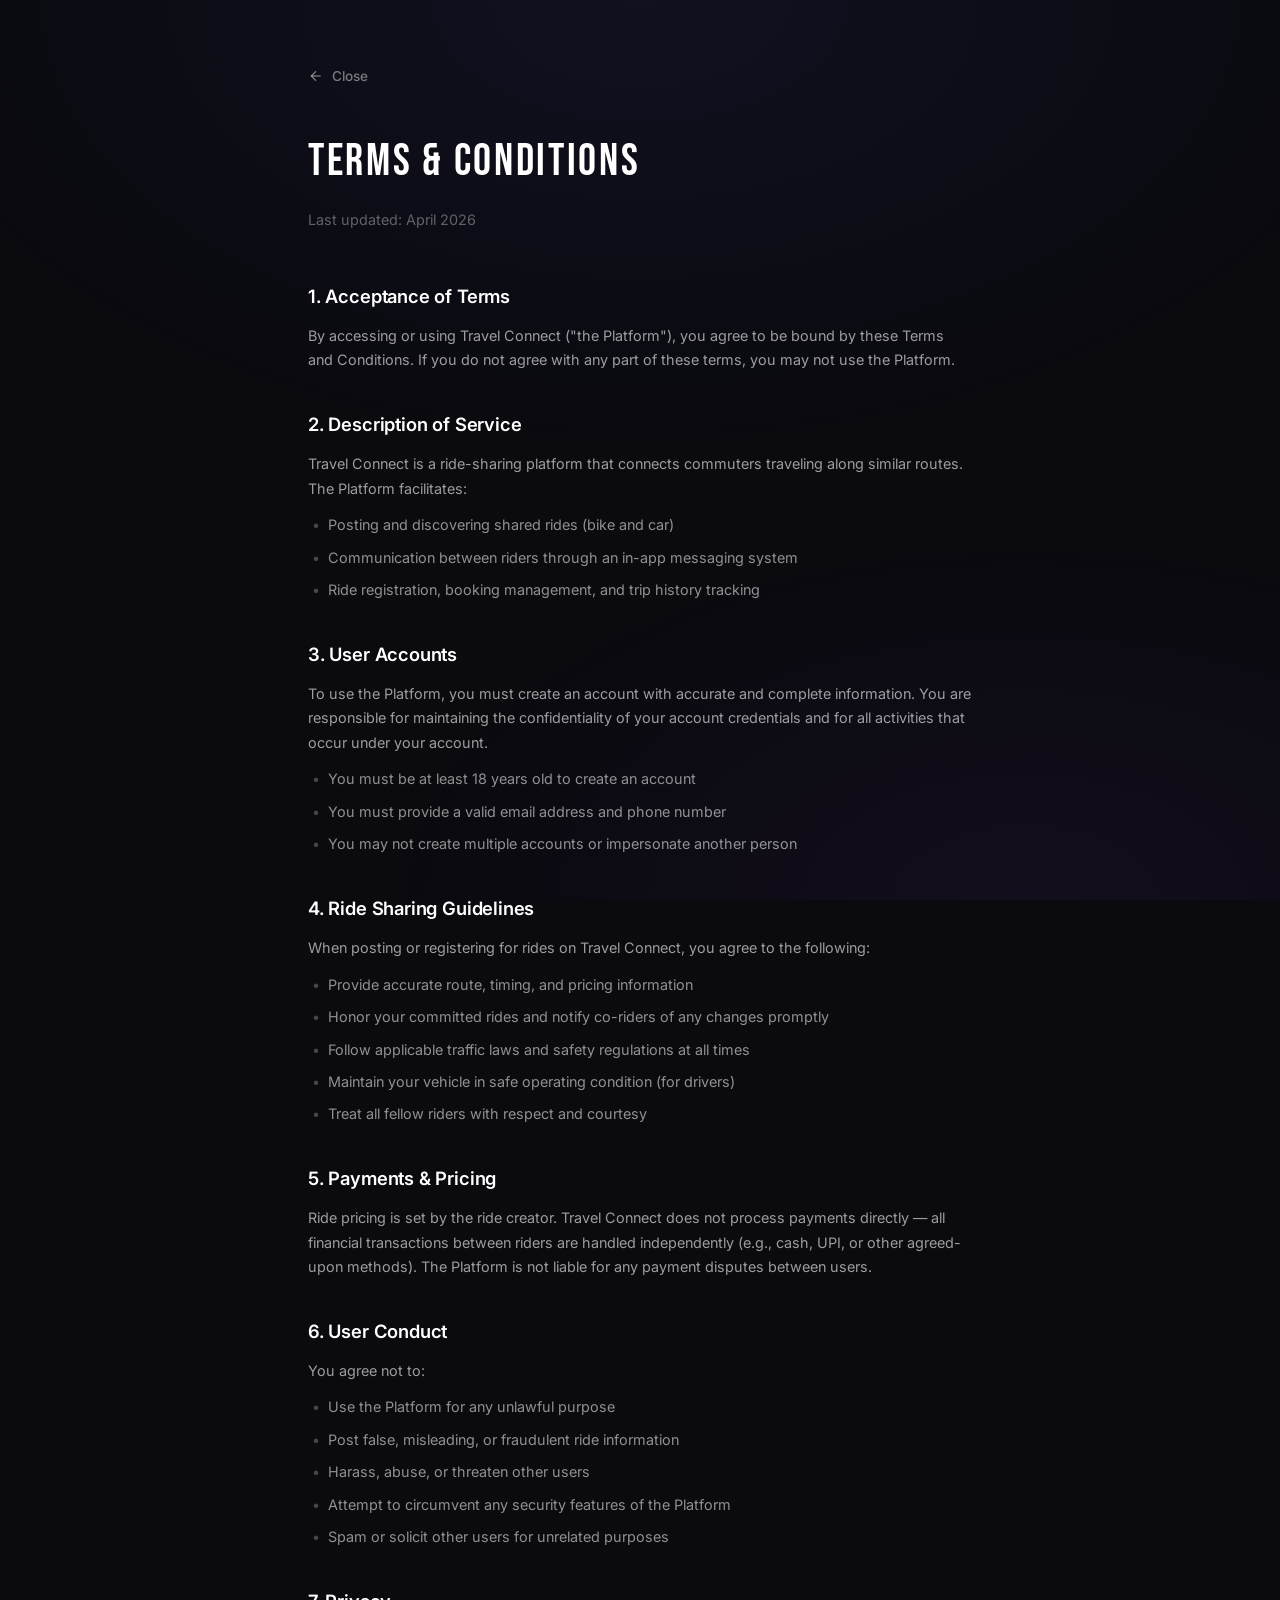
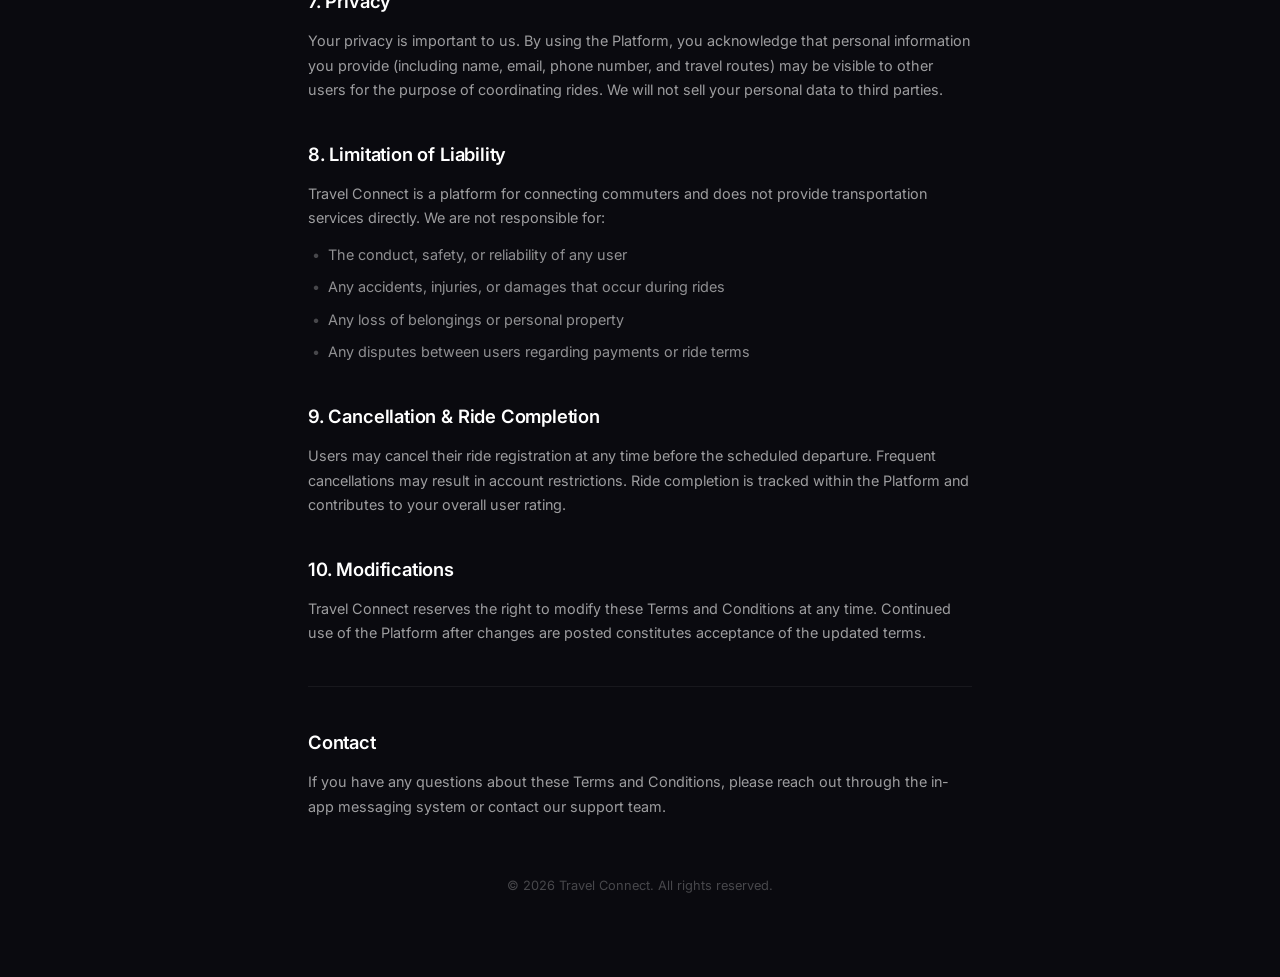
<file: frontend/login_terms.html>
<!DOCTYPE html>
<html lang="en">

<head>
    <meta charset="UTF-8">
    <meta name="viewport" content="width=device-width, initial-scale=1.0">
    <meta name="description" content="Travel Connect — Terms and Conditions">
    <title>Terms & Conditions | Travel Connect</title>
    <link rel="preconnect" href="https://fonts.googleapis.com">
    <link rel="preconnect" href="https://fonts.gstatic.com" crossorigin>
    <link href="https://fonts.googleapis.com/css2?family=Bebas+Neue&family=Inter:wght@300;400;500;600;700&display=swap"
        rel="stylesheet">
    <style>
        *,
        *::before,
        *::after {
            margin: 0;
            padding: 0;
            box-sizing: border-box;
        }

        body {
            font-family: 'Inter', sans-serif;
            background: #0a0a0f;
            color: #d4d4d4;
            line-height: 1.7;
            min-height: 100vh;
        }

        /* Subtle radial background glow */
        body::before {
            content: '';
            position: fixed;
            inset: 0;
            background:
                radial-gradient(ellipse 60% 50% at 50% 0%, rgba(99, 102, 241, 0.08), transparent),
                radial-gradient(ellipse 50% 40% at 80% 100%, rgba(168, 85, 247, 0.06), transparent);
            pointer-events: none;
            z-index: 0;
        }

        .terms-wrapper {
            position: relative;
            z-index: 1;
            max-width: 720px;
            margin: 0 auto;
            padding: 60px 28px 80px;
        }

        /* Back button */
        .back-btn {
            display: inline-flex;
            align-items: center;
            gap: 8px;
            font-family: 'Inter', sans-serif;
            font-size: 0.85rem;
            font-weight: 500;
            color: rgba(255, 255, 255, 0.45);
            background: none;
            border: none;
            cursor: pointer;
            padding: 8px 0;
            margin-bottom: 32px;
            transition: color 0.2s ease;
        }

        .back-btn:hover {
            color: rgba(255, 255, 255, 0.8);
        }

        /* Page title */
        .terms-title {
            font-family: 'Bebas Neue', 'Inter', sans-serif;
            font-size: 2.8rem;
            font-weight: 400;
            letter-spacing: 0.06em;
            color: #ffffff;
            margin-bottom: 8px;
        }

        .terms-subtitle {
            font-size: 0.9rem;
            color: rgba(255, 255, 255, 0.35);
            margin-bottom: 48px;
        }

        /* Section styling */
        .terms-section {
            margin-bottom: 36px;
        }

        .terms-section h2 {
            font-size: 1.15rem;
            font-weight: 600;
            color: #ffffff;
            margin-bottom: 12px;
            letter-spacing: -0.01em;
        }

        .terms-section p {
            font-size: 0.9rem;
            color: rgba(255, 255, 255, 0.6);
            margin-bottom: 12px;
        }

        .terms-section ul {
            list-style: none;
            padding: 0;
            margin-bottom: 12px;
        }

        .terms-section ul li {
            position: relative;
            padding-left: 20px;
            font-size: 0.9rem;
            color: rgba(255, 255, 255, 0.55);
            margin-bottom: 8px;
        }

        .terms-section ul li::before {
            content: '•';
            position: absolute;
            left: 4px;
            color: rgba(255, 255, 255, 0.25);
        }

        /* Divider */
        .terms-divider {
            border: none;
            border-top: 1px solid rgba(255, 255, 255, 0.06);
            margin: 40px 0;
        }

        /* Footer */
        .terms-footer {
            font-size: 0.8rem;
            color: rgba(255, 255, 255, 0.25);
            text-align: center;
            padding-top: 20px;
        }
    </style>
</head>

<body>
    <div class="terms-wrapper">
        <button class="back-btn" onclick="window.close();">
            <svg width="16" height="16" viewBox="0 0 24 24" fill="none" stroke="currentColor" stroke-width="2">
                <path d="M19 12H5" />
                <path d="M12 19l-7-7 7-7" />
            </svg>
            Close
        </button>

        <h1 class="terms-title">TERMS & CONDITIONS</h1>
        <p class="terms-subtitle">Last updated: April 2026</p>

        <div class="terms-section">
            <h2>1. Acceptance of Terms</h2>
            <p>By accessing or using Travel Connect ("the Platform"), you agree to be bound by these Terms and
                Conditions. If you do not agree with any part of these terms, you may not use the Platform.</p>
        </div>

        <div class="terms-section">
            <h2>2. Description of Service</h2>
            <p>Travel Connect is a ride-sharing platform that connects commuters traveling along similar routes. The
                Platform facilitates:</p>
            <ul>
                <li>Posting and discovering shared rides (bike and car)</li>
                <li>Communication between riders through an in-app messaging system</li>
                <li>Ride registration, booking management, and trip history tracking</li>
            </ul>
        </div>

        <div class="terms-section">
            <h2>3. User Accounts</h2>
            <p>To use the Platform, you must create an account with accurate and complete information. You are
                responsible for maintaining the confidentiality of your account credentials and for all activities
                that occur under your account.</p>
            <ul>
                <li>You must be at least 18 years old to create an account</li>
                <li>You must provide a valid email address and phone number</li>
                <li>You may not create multiple accounts or impersonate another person</li>
            </ul>
        </div>

        <div class="terms-section">
            <h2>4. Ride Sharing Guidelines</h2>
            <p>When posting or registering for rides on Travel Connect, you agree to the following:</p>
            <ul>
                <li>Provide accurate route, timing, and pricing information</li>
                <li>Honor your committed rides and notify co-riders of any changes promptly</li>
                <li>Follow applicable traffic laws and safety regulations at all times</li>
                <li>Maintain your vehicle in safe operating condition (for drivers)</li>
                <li>Treat all fellow riders with respect and courtesy</li>
            </ul>
        </div>

        <div class="terms-section">
            <h2>5. Payments & Pricing</h2>
            <p>Ride pricing is set by the ride creator. Travel Connect does not process payments directly — all
                financial transactions between riders are handled independently (e.g., cash, UPI, or other
                agreed-upon methods). The Platform is not liable for any payment disputes between users.</p>
        </div>

        <div class="terms-section">
            <h2>6. User Conduct</h2>
            <p>You agree not to:</p>
            <ul>
                <li>Use the Platform for any unlawful purpose</li>
                <li>Post false, misleading, or fraudulent ride information</li>
                <li>Harass, abuse, or threaten other users</li>
                <li>Attempt to circumvent any security features of the Platform</li>
                <li>Spam or solicit other users for unrelated purposes</li>
            </ul>
        </div>

        <div class="terms-section">
            <h2>7. Privacy</h2>
            <p>Your privacy is important to us. By using the Platform, you acknowledge that personal information
                you provide (including name, email, phone number, and travel routes) may be visible to other
                users for the purpose of coordinating rides. We will not sell your personal data to third
                parties.</p>
        </div>

        <div class="terms-section">
            <h2>8. Limitation of Liability</h2>
            <p>Travel Connect is a platform for connecting commuters and does not provide transportation services
                directly. We are not responsible for:</p>
            <ul>
                <li>The conduct, safety, or reliability of any user</li>
                <li>Any accidents, injuries, or damages that occur during rides</li>
                <li>Any loss of belongings or personal property</li>
                <li>Any disputes between users regarding payments or ride terms</li>
            </ul>
        </div>

        <div class="terms-section">
            <h2>9. Cancellation & Ride Completion</h2>
            <p>Users may cancel their ride registration at any time before the scheduled departure. Frequent
                cancellations may result in account restrictions. Ride completion is tracked within the Platform
                and contributes to your overall user rating.</p>
        </div>

        <div class="terms-section">
            <h2>10. Modifications</h2>
            <p>Travel Connect reserves the right to modify these Terms and Conditions at any time. Continued use
                of the Platform after changes are posted constitutes acceptance of the updated terms.</p>
        </div>

        <hr class="terms-divider">

        <div class="terms-section">
            <h2>Contact</h2>
            <p>If you have any questions about these Terms and Conditions, please reach out through the in-app
                messaging system or contact our support team.</p>
        </div>

        <p class="terms-footer">© 2026 Travel Connect. All rights reserved.</p>
    </div>
</body>

</html>
</file>
